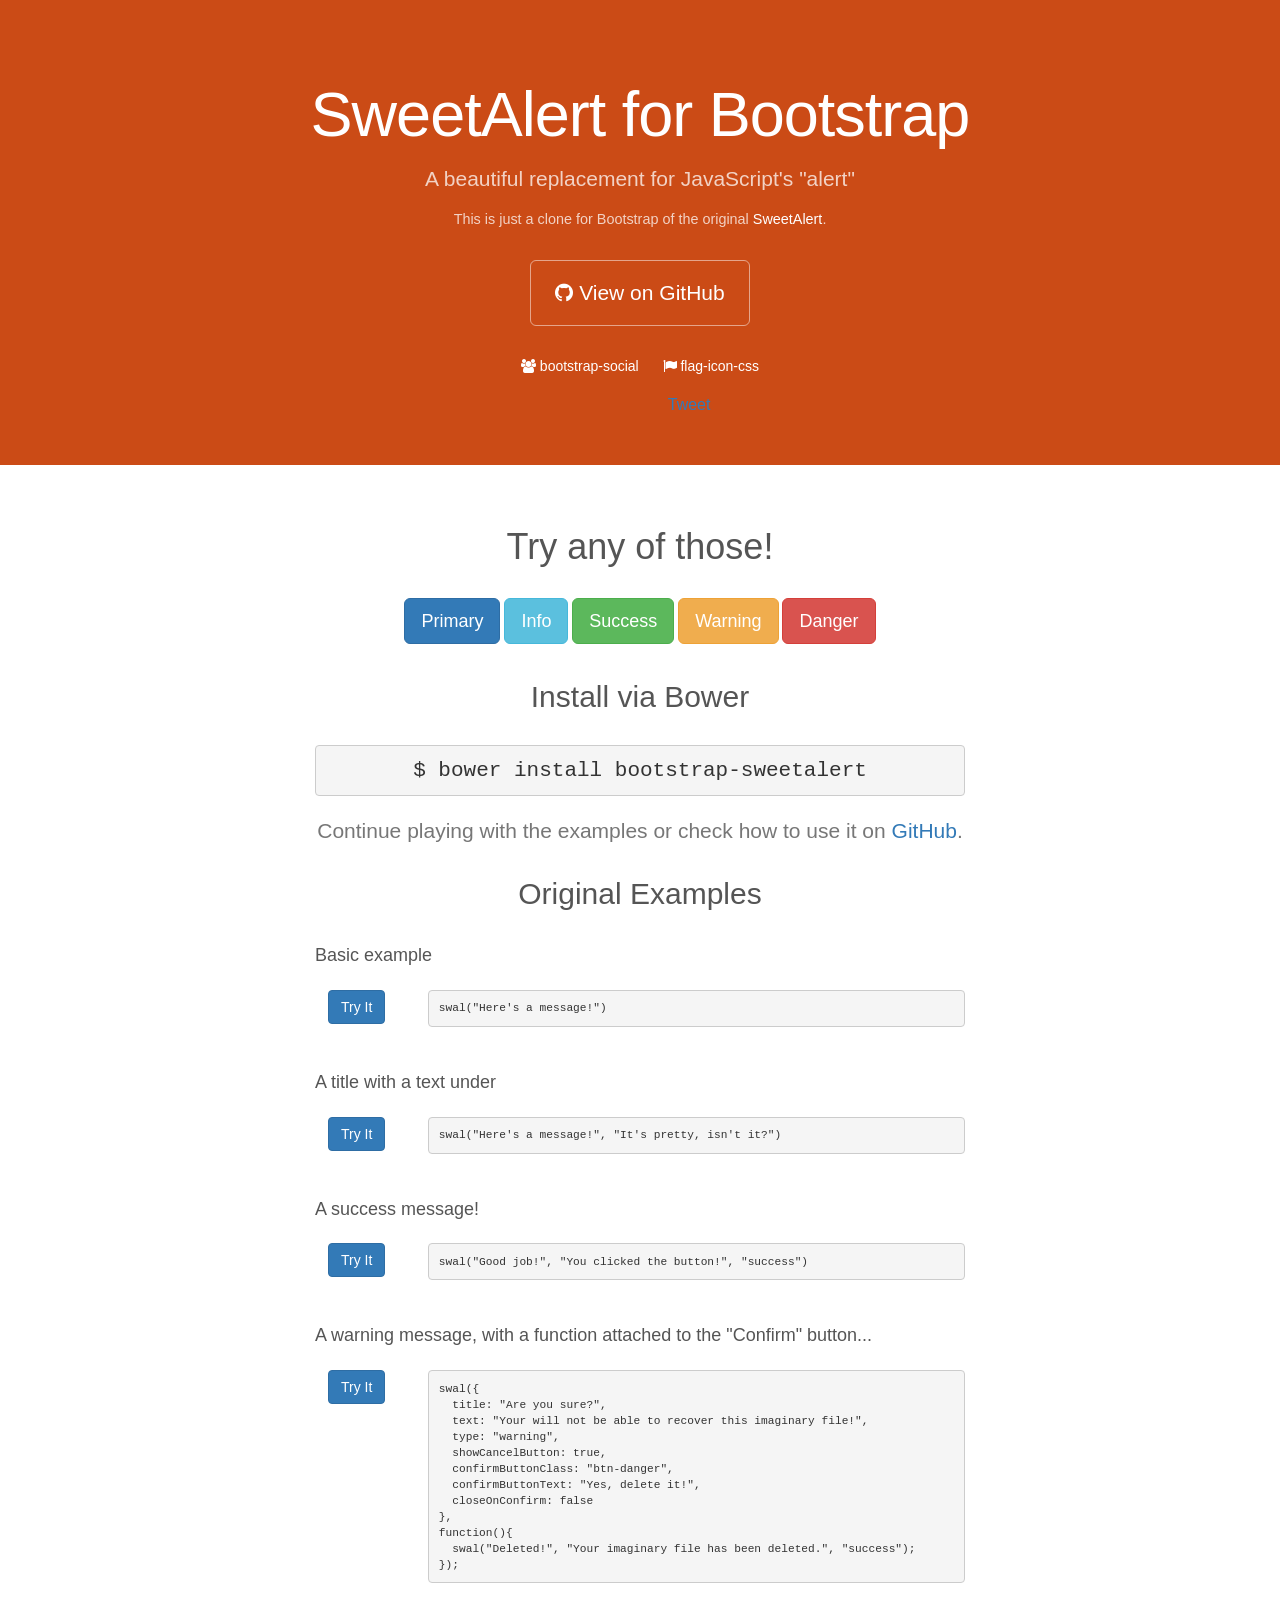
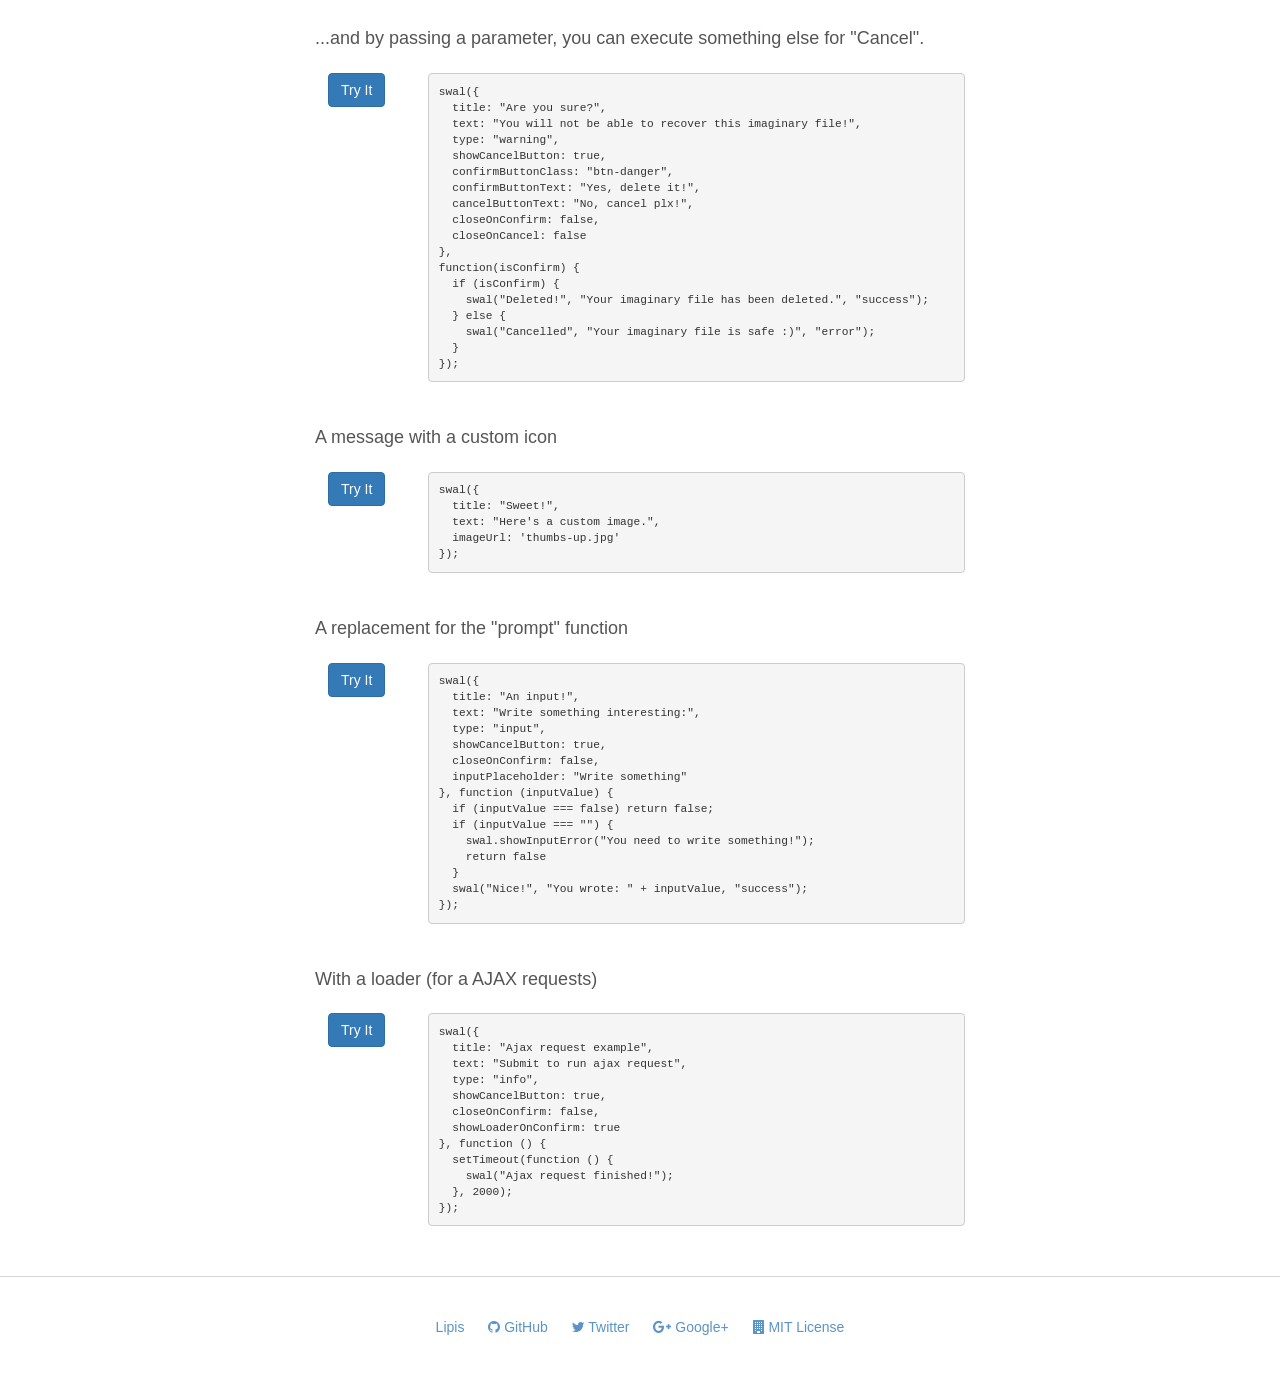
<file: material-start/app/bower_components/bootstrap-sweetalert/index.html>
<!DOCTYPE html>
<html lang="en">
  <head>
    <meta charset="utf-8">
    <meta http-equiv="X-UA-Compatible" content="IE=edge">
    <meta name="viewport" content="width=device-width, initial-scale=1">

    <meta property="og:title" content="Social Buttons for Bootstrap" />
    <meta property="og:description" content="A beautiful replacement for JavaScript's 'alert' for Bootstrap" />
    <meta property="og:type" content="website" />
    <meta property="og:url" content="http://lipis.github.io/bootstrap-sweetalert/" />
    <meta property="og:image" content="http://lipis.github.io/bootstrap-social/assets/bootstrap-sweetalert.png" />

    <title>SweetAlert for Bootstrap</title>

    <link href="//maxcdn.bootstrapcdn.com/bootstrap/3.2.0/css/bootstrap.min.css" rel="stylesheet">
    <link href="//maxcdn.bootstrapcdn.com/font-awesome/4.2.0/css/font-awesome.min.css" rel="stylesheet">
    <script src="//code.jquery.com/jquery-2.1.1.js"></script>
    <link href="assets/docs.css" rel="stylesheet">

    <!-- Debug -->
    <script src="//localhost:32123/livereload.js"></script>

    <!-- This is what you need -->
    <script src="dist/sweetalert.js"></script>
    <link rel="stylesheet" href="dist/sweetalert.css">
    <!--.......................-->

    <script>
      (function(i,s,o,g,r,a,m){i['GoogleAnalyticsObject']=r;i[r]=i[r]||function(){
      (i[r].q=i[r].q||[]).push(arguments)},i[r].l=1*new Date();a=s.createElement(o),
      m=s.getElementsByTagName(o)[0];a.async=1;a.src=g;m.parentNode.insertBefore(a,m)
      })(window,document,'script','//www.google-analytics.com/analytics.js','ga');
      ga('create', 'UA-42119746-3', 'auto');
      ga('send', 'pageview');
    </script>
  </head>

  <body>
    <div class="jumbotron">
      <h1>SweetAlert for Bootstrap</h1>
      <p>A beautiful replacement for JavaScript's "alert"</p>
      <p class="small">
        This is just a clone for Bootstrap of the original
        <a href="http://tristanedwards.me/sweetalert" target="_blank" onclick="_gaq.push(['_trackEvent', 'exit', 'header', 'Original']);">SweetAlert</a>.
      </p>
      <p>
        <a class="btn btn-outline btn-lg" href="https://github.com/lipis/sweetalert" onclick="_gaq.push(['_trackEvent', 'exit', 'main', 'GitHub']);">
          <span class="fa fa-github"></span>
          View on GitHub
        </a>
      </p>
      <ul class="jumbotron-links">
        <li><a href="http://lipis.github.io/bootstrap-social" onclick="_gaq.push(['_trackEvent', 'exit', 'header', 'bootstrap-social']);"><i class="fa fa-group"></i> bootstrap-social</a></li>
        <li><a href="http://lipis.github.io/flag-icon-css"  onclick="_gaq.push(['_trackEvent', 'exit', 'header', 'flag-icon-css']);"><i class="fa fa-flag"></i> flag-icon-css</a></li>
      </ul>

      <iframe src="http://ghbtns.com/github-btn.html?user=lipis&amp;repo=bootstrap-sweetalert&amp;type=watch&amp;count=true" class="social-share"></iframe>
      <a href="https://twitter.com/share" class="social-share twitter-share-button" data-url="http://lipis.github.io/bootstrap-sweetalert/" data-text="SweetAlert for Bootstrap! A beautiful replacement for JavaScript's 'alert'." data-via="lipis" data-hashtags="bootstrap">Tweet</a>
    </div>

    <div class="container">

      <h1>Try any of those!</h1>
      <div class="examples">
        <button class="btn btn-lg btn-primary sweet-10" onclick="_gaq.push(['_trackEvent', 'example, 'try', 'Primary']);">Primary</button>
        <button class="btn btn-lg btn-info sweet-11" onclick="_gaq.push(['_trackEvent', 'example, 'try', 'Info']);">Info</button>
        <button class="btn btn-lg btn-success sweet-12" onclick="_gaq.push(['_trackEvent', 'example, 'try', 'Success']);">Success</button>
        <button class="btn btn-lg btn-warning sweet-13" onclick="_gaq.push(['_trackEvent', 'example, 'try', 'Warning']);">Warning</button>
        <button class="btn btn-lg btn-danger sweet-14" onclick="_gaq.push(['_trackEvent', 'example, 'try', 'Danger']);">Danger</button>
      </div>


      <h2>Install via Bower</h2>

      <pre class="text-center lead">$ bower install bootstrap-sweetalert</pre>

      <p class="text-muted text-center lead">
        Continue playing with the examples or check how to use it on
        <a href="https://github.com/lipis/bootstrap-sweetalert#sweetalert-for-bootstrap">GitHub</a>.
      </p>

      <h2>Original Examples</h2>

      <h4>Basic example</h4>
      <div class="row">
        <div class="col-sm-2 text-center">
          <p><button class="btn btn-primary sweet-1" onclick="_gaq.push(['_trackEvent', 'example', 'try', 'sweet-1']);">Try It</button></p>
        </div>
        <div class="col-sm-10">
          <pre class="code">swal("Here's a message!")</pre>
        </div>
      </div>

      <h4>A title with a text under</h4>
      <div class="row">
        <div class="col-sm-2 text-center">
          <p><button class="btn btn-primary sweet-2" onclick="_gaq.push(['_trackEvent', 'example', 'try', 'sweet-2']);">Try It</button></p>
        </div>
        <div class="col-sm-10">
          <pre>swal("Here's a message!", "It's pretty, isn't it?")</pre>
        </div>
      </div>

      <h4>A success message!</h4>
      <div class="row">
        <div class="col-sm-2 text-center">
          <p><button class="btn btn-primary sweet-3" onclick="_gaq.push(['_trackEvent', 'example', 'try', 'sweet-3']);">Try It</button></p>
        </div>
        <div class="col-sm-10">
          <pre>swal("Good job!", "You clicked the button!", "success")</pre>
        </div>
      </div>

      <h4>A warning message, with a function attached to the "Confirm" button...</h4>
      <div class="row">
        <div class="col-sm-2 text-center">
          <p><button class="btn btn-primary sweet-4" onclick="_gaq.push(['_trackEvent', 'example', 'try', 'sweet-4']);">Try It</button></p>
        </div>
        <div class="col-sm-10">
          <pre>
swal({
  title: "Are you sure?",
  text: "Your will not be able to recover this imaginary file!",
  type: "warning",
  showCancelButton: true,
  confirmButtonClass: "btn-danger",
  confirmButtonText: "Yes, delete it!",
  closeOnConfirm: false
},
function(){
  swal("Deleted!", "Your imaginary file has been deleted.", "success");
});</pre>
        </div>
      </div>

      <h4>...and by passing a parameter, you can execute something else for "Cancel".</h4>
      <div class="row">
        <div class="col-sm-2 text-center">
          <p><button class="btn btn-primary sweet-5" onclick="_gaq.push(['_trackEvent', 'example', 'try', 'sweet-5']);">Try It</button></p>
        </div>
        <div class="col-sm-10">
          <pre>
swal({
  title: "Are you sure?",
  text: "You will not be able to recover this imaginary file!",
  type: "warning",
  showCancelButton: true,
  confirmButtonClass: "btn-danger",
  confirmButtonText: "Yes, delete it!",
  cancelButtonText: "No, cancel plx!",
  closeOnConfirm: false,
  closeOnCancel: false
},
function(isConfirm) {
  if (isConfirm) {
    swal("Deleted!", "Your imaginary file has been deleted.", "success");
  } else {
    swal("Cancelled", "Your imaginary file is safe :)", "error");
  }
});</pre>
        </div>
      </div>

      <h4>A message with a custom icon</h4>
      <div class="row">
        <div class="col-sm-2 text-center">
          <p><button class="btn btn-primary sweet-6" onclick="_gaq.push(['_trackEvent', 'exit', 'footer', 'Lipis']);">Try It</button></p>
        </div>
        <div class="col-sm-10">
          <pre>
swal({
  title: "Sweet!",
  text: "Here's a custom image.",
  imageUrl: 'thumbs-up.jpg'
});</pre>
        </div>
      </div>

      <h4>A replacement for the "prompt" function</h4>
      <div class="row">
        <div class="col-sm-2 text-center">
          <p><button class="btn btn-primary sweet-7" onclick="_gaq.push(['_trackEvent', 'exit', 'footer', 'Lipis']);">Try It</button></p>
        </div>
        <div class="col-sm-10">
          <pre>
swal({
  title: "An input!",
  text: "Write something interesting:",
  type: "input",
  showCancelButton: true,
  closeOnConfirm: false,
  inputPlaceholder: "Write something"
}, function (inputValue) {
  if (inputValue === false) return false;
  if (inputValue === "") {
    swal.showInputError("You need to write something!");
    return false
  }
  swal("Nice!", "You wrote: " + inputValue, "success");
});</pre>
        </div>
      </div>

      <h4>With a loader (for a AJAX requests)</h4>
      <div class="row">
        <div class="col-sm-2 text-center">
          <p><button class="btn btn-primary sweet-8" onclick="_gaq.push(['_trackEvent', 'exit', 'footer', 'Lipis']);">Try It</button></p>
        </div>
        <div class="col-sm-10">
          <pre>
swal({
  title: "Ajax request example",
  text: "Submit to run ajax request",
  type: "info",
  showCancelButton: true,
  closeOnConfirm: false,
  showLoaderOnConfirm: true
}, function () {
  setTimeout(function () {
    swal("Ajax request finished!");
  }, 2000);
});</pre>
        </div>
      </div>
    </div>
    <footer>
      <ul class="links">
        <li><a href="http://lip.is" onclick="_gaq.push(['_trackEvent', 'exit', 'footer', 'Lipis']);">Lipis</a></li>
        <li><a href="http://github.com/lipis" onclick="_gaq.push(['_trackEvent', 'exit', 'footer', 'GitHub']);"><i class="fa fa-github"></i> GitHub</a></li>
        <li><a href="http://twitter.com/lipis" onclick="_gaq.push(['_trackEvent', 'exit', 'footer', 'Twitter']);"><i class="fa fa-twitter"></i> Twitter</a></li>
        <li><a href="http://google.com/+PanayiotisLipiridis" onclick="_gaq.push(['_trackEvent', 'exit', 'footer', 'Google+']);"><i class="fa fa-google-plus"></i> Google+</a></li>
        <li><a href="http://opensource.org/licenses/MIT" onclick="_gaq.push(['_trackEvent', 'exit', 'footer', 'MIT']);"><i class="fa fa-building"></i> MIT License</a></li>
      </ul>
    </footer>

    <script>
      document.querySelector('.sweet-1').onclick = function(){
        swal("Here's a message!");
      };

      document.querySelector('.sweet-2').onclick = function(){
        swal("Here's a message!", "It's pretty, isn't it?")
      };

      document.querySelector('.sweet-3').onclick = function(){
        swal("Good job!", "You clicked the button!", "success");
      };

      document.querySelector('.sweet-4').onclick = function(){
        swal({
          title: "Are you sure?",
          text: "You will not be able to recover this imaginary file!",
          type: "warning",
          showCancelButton: true,
          confirmButtonClass: 'btn-danger',
          confirmButtonText: 'Yes, delete it!',
          closeOnConfirm: false,
          //closeOnCancel: false
        },
        function(){
          swal("Deleted!", "Your imaginary file has been deleted!", "success");
        });
      };

      document.querySelector('.sweet-5').onclick = function(){
        swal({
          title: "Are you sure?",
          text: "You will not be able to recover this imaginary file!",
          type: "warning",
          showCancelButton: true,
          confirmButtonClass: 'btn-danger',
          confirmButtonText: 'Yes, delete it!',
          cancelButtonText: "No, cancel plx!",
          closeOnConfirm: false,
          closeOnCancel: false
        },
        function(isConfirm){
          if (isConfirm){
            swal("Deleted!", "Your imaginary file has been deleted!", "success");
          } else {
            swal("Cancelled", "Your imaginary file is safe :)", "error");
          }
        });
      };

      document.querySelector('.sweet-6').onclick = function(){
        swal({
          title: "Sweet!",
          text: "Here's a custom image.",
          imageUrl: 'assets/thumbs-up.jpg'
        });
      };

      document.querySelector('.sweet-7').onclick = function () {
        swal({
          title: "An input!",
          text: "Write something interesting:",
          type: "input",
          showCancelButton: true,
          closeOnConfirm: false,
          animation: "slide-from-top",
          inputPlaceholder: "Write something"
        }, function (inputValue) {
          if (inputValue === false) return false;
          if (inputValue === "") {
            swal.showInputError("You need to write something!");
            return false
          }
          swal("Nice!", "You wrote: " + inputValue, "success");
        });
      };

      document.querySelector('.sweet-8').onclick = function () {
        swal({
          title: "Ajax request example",
          text: "Submit to run ajax request",
          type: "info",
          showCancelButton: true,
          closeOnConfirm: false,
          showLoaderOnConfirm: true
        }, function () {
          setTimeout(function () {
            swal("Ajax request finished!");
          }, 2000);
        });
      };

      document.querySelector('.sweet-10').onclick = function(){
        swal({
          title: "Are you sure?",
          text: "You will not be able to recover this imaginary file!",
          type: "info",
          showCancelButton: true,
          confirmButtonClass: 'btn-primary',
          confirmButtonText: 'Primary!'
        });
      };

      document.querySelector('.sweet-11').onclick = function(){
        swal({
          title: "Are you sure?",
          text: "You will not be able to recover this imaginary file!",
          type: "info",
          showCancelButton: true,
          confirmButtonClass: 'btn-info',
          confirmButtonText: 'Info!'
        });
      };

      document.querySelector('.sweet-12').onclick = function(){
        swal({
          title: "Are you sure?",
          text: "You will not be able to recover this imaginary file!",
          type: "success",
          showCancelButton: true,
          confirmButtonClass: 'btn-success',
          confirmButtonText: 'Success!'
        });
      };

      document.querySelector('.sweet-13').onclick = function(){
        swal({
          title: "Are you sure?",
          text: "You will not be able to recover this imaginary file!",
          type: "warning",
          showCancelButton: true,
          confirmButtonClass: 'btn-warning',
          confirmButtonText: 'Warning!'
        });
      };

      document.querySelector('.sweet-14').onclick = function(){
        swal({
          title: "Are you sure?",
          text: "You will not be able to recover this imaginary file!",
          type: "error",
          showCancelButton: true,
          confirmButtonClass: 'btn-danger',
          confirmButtonText: 'Danger!'
        });
      };
    </script>
    <script>
      !function(d,s,id){var js,fjs=d.getElementsByTagName(s)[0],p=/^http:/.test(d.location)?'http':'https';if(!d.getElementById(id)){js=d.createElement(s);js.id=id;js.src=p+'://platform.twitter.com/widgets.js';fjs.parentNode.insertBefore(js,fjs);}}(document, 'script', 'twitter-wjs');
    </script>
  </body>
</html>
</file>
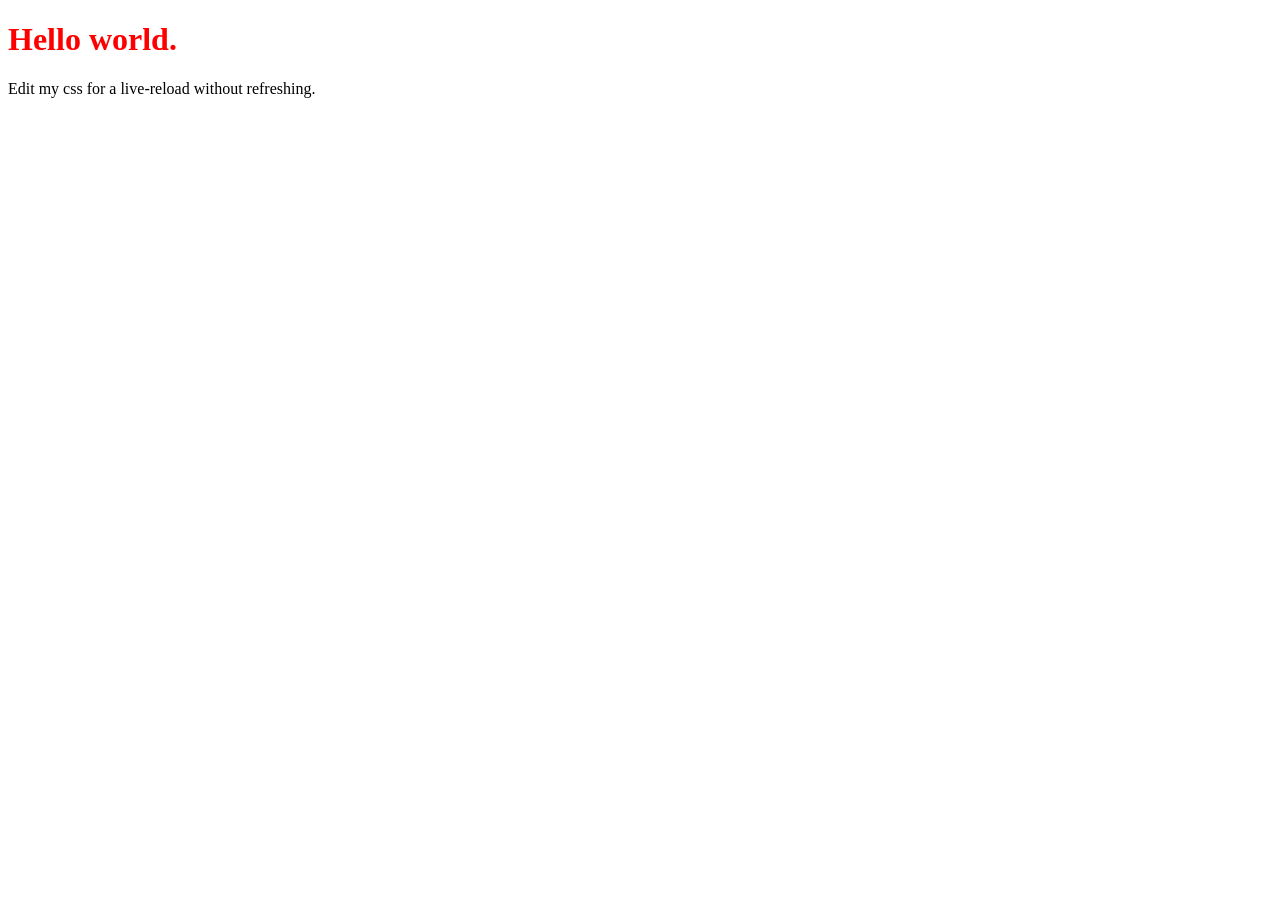
<file: material-start/node_modules/live-server/test/data/index.html>
<!DOCTYPE html>
<html lang="en">
<head>
	<meta charset="UTF-8">
	<title>Live-server Test Page</title>
	<link rel="stylesheet" href="style.css" />
</head>
<body>
	<h1>Hello world.</h1>
	<p>Edit my css for a live-reload without refreshing.</p>
</body>
</html>
</file>
<file: material-start/app/bower_components/bootstrap-sweetalert/assets/docs.css>
.jumbotron {
  font-size: 16px;
  text-align: center;
  color: #fff;
  color: rgba(255,255,255,.75);
  background-color: #cb4b16;
  border-radius: 0;
}
.jumbotron h1 {
  margin-bottom: 15px;
  font-weight: 300;
  letter-spacing: -1px;
  color: #fff;
}
.jumbotron .small {
  font-size: .9em;
}
.jumbotron iframe {
  width: 90px!important;
  height: 20px!important;
  border: none;
  overflow: hidden;
  margin: 2px;
}
.jumbotron p a,
.jumbotron-links a {
  font-weight: 500;
  color: #fff;
  transition: all .1s ease-in-out;
}
.jumbotron p a:hover,
.jumbotron-links a:hover {
  text-shadow: 0 0 10px rgba(255,255,255,.55);
}

.jumbotron-links {
  margin-top: 15px;
  padding-left: 0;
  list-style: none;
  font-size: 14px;
}
.jumbotron-links li {
  display: inline;
}
.jumbotron-links li + li {
  margin-left: 20px;
}


.btn-outline {
  margin-top: 15px;
  margin-bottom: 15px;
  padding: 18px 24px;
  font-size: inherit;
  font-weight: 500;
  color: #fff;
  background-color: transparent;
  border-color: #fff;
  border-color: rgba(255,255,255,.5);
  transition: all .1s ease-in-out;
}

.btn-outline:hover,
.btn-outline:active {
  color: @color-bg;
  background-color: #fff;
  border-color: #fff;
}

.container {
  max-width: 680px;
}


h1,
h2 {
  font-weight: 300;
  color: #555;
  margin-top: 32px;
  margin-bottom: 32px;
  text-align: center;
}

h4 {
  font-weight: 300;
  color: #555;
  margin-top: 36px;
  margin-bottom: 24px;
}

pre {
  font-size: 0.8em;
  overflow: auto;
  word-wrap: normal;
  white-space: pre;
}

footer {
  text-align: center;
  opacity: .8;
  padding: 40px 0;
  margin-top: 40px;
  border-top: 1px solid #ccc;
}

.examples {
  text-align: center;
}

.examples .btn {
  margin-bottom: 4px;
}

.links {
  margin: 0;
  list-style: none;
  padding-left: 0;
}

.links li {
  display: inline;
  padding: 0 10px;
}
</file>
<file: material-start/app/bower_components/bootstrap-sweetalert/dist/sweetalert.css>
@keyframes showSweetAlert {
  0% {
    transform: scale(0.7);
  }
  45% {
    transform: scale(1.05);
  }
  80% {
    transform: scale(0.95);
  }
  100% {
    transform: scale(1);
  }
}
@keyframes hideSweetAlert {
  0% {
    transform: scale(1);
  }
  100% {
    transform: scale(0.5);
  }
}
@keyframes slideFromTop {
  0% {
    top: 0%;
  }
  100% {
    top: 50%;
  }
}
@keyframes slideToTop {
  0% {
    top: 50%;
  }
  100% {
    top: 0%;
  }
}
@keyframes slideFromBottom {
  0% {
    top: 70%;
  }
  100% {
    top: 50%;
  }
}
@keyframes slideToBottom {
  0% {
    top: 50%;
  }
  100% {
    top: 70%;
  }
}
.showSweetAlert {
  animation: showSweetAlert 0.3s;
}
.showSweetAlert[data-animation=none] {
  animation: none;
}
.showSweetAlert[data-animation=slide-from-top] {
  animation: slideFromTop 0.3s;
}
.showSweetAlert[data-animation=slide-from-bottom] {
  animation: slideFromBottom 0.3s;
}
.hideSweetAlert {
  animation: hideSweetAlert 0.3s;
}
.hideSweetAlert[data-animation=none] {
  animation: none;
}
.hideSweetAlert[data-animation=slide-from-top] {
  animation: slideToTop 0.3s;
}
.hideSweetAlert[data-animation=slide-from-bottom] {
  animation: slideToBottom 0.3s;
}
@keyframes animateSuccessTip {
  0% {
    width: 0;
    left: 1px;
    top: 19px;
  }
  54% {
    width: 0;
    left: 1px;
    top: 19px;
  }
  70% {
    width: 50px;
    left: -8px;
    top: 37px;
  }
  84% {
    width: 17px;
    left: 21px;
    top: 48px;
  }
  100% {
    width: 25px;
    left: 14px;
    top: 45px;
  }
}
@keyframes animateSuccessLong {
  0% {
    width: 0;
    right: 46px;
    top: 54px;
  }
  65% {
    width: 0;
    right: 46px;
    top: 54px;
  }
  84% {
    width: 55px;
    right: 0px;
    top: 35px;
  }
  100% {
    width: 47px;
    right: 8px;
    top: 38px;
  }
}
@keyframes rotatePlaceholder {
  0% {
    transform: rotate(-45deg);
  }
  5% {
    transform: rotate(-45deg);
  }
  12% {
    transform: rotate(-405deg);
  }
  100% {
    transform: rotate(-405deg);
  }
}
.animateSuccessTip {
  animation: animateSuccessTip 0.75s;
}
.animateSuccessLong {
  animation: animateSuccessLong 0.75s;
}
.sa-icon.sa-success.animate::after {
  animation: rotatePlaceholder 4.25s ease-in;
}
@keyframes animateErrorIcon {
  0% {
    transform: rotateX(100deg);
    opacity: 0;
  }
  100% {
    transform: rotateX(0deg);
    opacity: 1;
  }
}
.animateErrorIcon {
  animation: animateErrorIcon 0.5s;
}
@keyframes animateXMark {
  0% {
    transform: scale(0.4);
    margin-top: 26px;
    opacity: 0;
  }
  50% {
    transform: scale(0.4);
    margin-top: 26px;
    opacity: 0;
  }
  80% {
    transform: scale(1.15);
    margin-top: -6px;
  }
  100% {
    transform: scale(1);
    margin-top: 0;
    opacity: 1;
  }
}
.animateXMark {
  animation: animateXMark 0.5s;
}
@keyframes pulseWarning {
  0% {
    border-color: #F8D486;
  }
  100% {
    border-color: #F8BB86;
  }
}
.pulseWarning {
  animation: pulseWarning 0.75s infinite alternate;
}
@keyframes pulseWarningIns {
  0% {
    background-color: #F8D486;
  }
  100% {
    background-color: #F8BB86;
  }
}
.pulseWarningIns {
  animation: pulseWarningIns 0.75s infinite alternate;
}
@keyframes rotate-loading {
  0% {
    transform: rotate(0deg);
  }
  100% {
    transform: rotate(360deg);
  }
}
body.stop-scrolling {
  height: 100%;
  overflow: hidden;
}
.sweet-overlay {
  background-color: rgba(0, 0, 0, 0.4);
  position: fixed;
  left: 0;
  right: 0;
  top: 0;
  bottom: 0;
  display: none;
  z-index: 1040;
}
.sweet-alert {
  background-color: #ffffff;
  width: 478px;
  padding: 17px;
  border-radius: 5px;
  text-align: center;
  position: fixed;
  left: 50%;
  top: 50%;
  margin-left: -256px;
  margin-top: -200px;
  overflow: hidden;
  display: none;
  z-index: 2000;
}
@media all and (max-width: 767px) {
  .sweet-alert {
    width: auto;
    margin-left: 0;
    margin-right: 0;
    left: 15px;
    right: 15px;
  }
}
.sweet-alert .form-group {
  display: none;
}
.sweet-alert .form-group .sa-input-error {
  display: none;
}
.sweet-alert.show-input .form-group {
  display: block;
}
.sweet-alert .sa-confirm-button-container {
  display: inline-block;
  position: relative;
}
.sweet-alert .la-ball-fall {
  position: absolute;
  left: 50%;
  top: 50%;
  margin-left: -27px;
  margin-top: -9px;
  opacity: 0;
  visibility: hidden;
}
.sweet-alert button[disabled] {
  opacity: .6;
  cursor: default;
}
.sweet-alert button.confirm[disabled] {
  color: transparent;
}
.sweet-alert button.confirm[disabled] ~ .la-ball-fall {
  opacity: 1;
  visibility: visible;
  transition-delay: 0s;
}
.sweet-alert .sa-icon {
  width: 80px;
  height: 80px;
  border: 4px solid gray;
  border-radius: 50%;
  margin: 20px auto;
  position: relative;
  box-sizing: content-box;
}
.sweet-alert .sa-icon.sa-error {
  border-color: #d43f3a;
}
.sweet-alert .sa-icon.sa-error .sa-x-mark {
  position: relative;
  display: block;
}
.sweet-alert .sa-icon.sa-error .sa-line {
  position: absolute;
  height: 5px;
  width: 47px;
  background-color: #d9534f;
  display: block;
  top: 37px;
  border-radius: 2px;
}
.sweet-alert .sa-icon.sa-error .sa-line.sa-left {
  transform: rotate(45deg);
  left: 17px;
}
.sweet-alert .sa-icon.sa-error .sa-line.sa-right {
  transform: rotate(-45deg);
  right: 16px;
}
.sweet-alert .sa-icon.sa-warning {
  border-color: #eea236;
}
.sweet-alert .sa-icon.sa-warning .sa-body {
  position: absolute;
  width: 5px;
  height: 47px;
  left: 50%;
  top: 10px;
  border-radius: 2px;
  margin-left: -2px;
  background-color: #f0ad4e;
}
.sweet-alert .sa-icon.sa-warning .sa-dot {
  position: absolute;
  width: 7px;
  height: 7px;
  border-radius: 50%;
  margin-left: -3px;
  left: 50%;
  bottom: 10px;
  background-color: #f0ad4e;
}
.sweet-alert .sa-icon.sa-info {
  border-color: #46b8da;
}
.sweet-alert .sa-icon.sa-info::before {
  content: "";
  position: absolute;
  width: 5px;
  height: 29px;
  left: 50%;
  bottom: 17px;
  border-radius: 2px;
  margin-left: -2px;
  background-color: #5bc0de;
}
.sweet-alert .sa-icon.sa-info::after {
  content: "";
  position: absolute;
  width: 7px;
  height: 7px;
  border-radius: 50%;
  margin-left: -3px;
  top: 19px;
  background-color: #5bc0de;
}
.sweet-alert .sa-icon.sa-success {
  border-color: #4cae4c;
}
.sweet-alert .sa-icon.sa-success::before,
.sweet-alert .sa-icon.sa-success::after {
  content: '';
  border-radius: 50%;
  position: absolute;
  width: 60px;
  height: 120px;
  background: #ffffff;
  transform: rotate(45deg);
}
.sweet-alert .sa-icon.sa-success::before {
  border-radius: 120px 0 0 120px;
  top: -7px;
  left: -33px;
  transform: rotate(-45deg);
  transform-origin: 60px 60px;
}
.sweet-alert .sa-icon.sa-success::after {
  border-radius: 0 120px 120px 0;
  top: -11px;
  left: 30px;
  transform: rotate(-45deg);
  transform-origin: 0px 60px;
}
.sweet-alert .sa-icon.sa-success .sa-placeholder {
  width: 80px;
  height: 80px;
  border: 4px solid rgba(92, 184, 92, 0.2);
  border-radius: 50%;
  box-sizing: content-box;
  position: absolute;
  left: -4px;
  top: -4px;
  z-index: 2;
}
.sweet-alert .sa-icon.sa-success .sa-fix {
  width: 5px;
  height: 90px;
  background-color: #ffffff;
  position: absolute;
  left: 28px;
  top: 8px;
  z-index: 1;
  transform: rotate(-45deg);
}
.sweet-alert .sa-icon.sa-success .sa-line {
  height: 5px;
  background-color: #5cb85c;
  display: block;
  border-radius: 2px;
  position: absolute;
  z-index: 2;
}
.sweet-alert .sa-icon.sa-success .sa-line.sa-tip {
  width: 25px;
  left: 14px;
  top: 46px;
  transform: rotate(45deg);
}
.sweet-alert .sa-icon.sa-success .sa-line.sa-long {
  width: 47px;
  right: 8px;
  top: 38px;
  transform: rotate(-45deg);
}
.sweet-alert .sa-icon.sa-custom {
  background-size: contain;
  border-radius: 0;
  border: none;
  background-position: center center;
  background-repeat: no-repeat;
}
.sweet-alert .btn-default:focus {
  border-color: #cccccc;
  outline: 0;
  -webkit-box-shadow: inset 0 1px 1px rgba(0,0,0,.075), 0 0 8px rgba(204, 204, 204, 0.6);
  box-shadow: inset 0 1px 1px rgba(0,0,0,.075), 0 0 8px rgba(204, 204, 204, 0.6);
}
.sweet-alert .btn-success:focus {
  border-color: #4cae4c;
  outline: 0;
  -webkit-box-shadow: inset 0 1px 1px rgba(0,0,0,.075), 0 0 8px rgba(76, 174, 76, 0.6);
  box-shadow: inset 0 1px 1px rgba(0,0,0,.075), 0 0 8px rgba(76, 174, 76, 0.6);
}
.sweet-alert .btn-info:focus {
  border-color: #46b8da;
  outline: 0;
  -webkit-box-shadow: inset 0 1px 1px rgba(0,0,0,.075), 0 0 8px rgba(70, 184, 218, 0.6);
  box-shadow: inset 0 1px 1px rgba(0,0,0,.075), 0 0 8px rgba(70, 184, 218, 0.6);
}
.sweet-alert .btn-danger:focus {
  border-color: #d43f3a;
  outline: 0;
  -webkit-box-shadow: inset 0 1px 1px rgba(0,0,0,.075), 0 0 8px rgba(212, 63, 58, 0.6);
  box-shadow: inset 0 1px 1px rgba(0,0,0,.075), 0 0 8px rgba(212, 63, 58, 0.6);
}
.sweet-alert .btn-warning:focus {
  border-color: #eea236;
  outline: 0;
  -webkit-box-shadow: inset 0 1px 1px rgba(0,0,0,.075), 0 0 8px rgba(238, 162, 54, 0.6);
  box-shadow: inset 0 1px 1px rgba(0,0,0,.075), 0 0 8px rgba(238, 162, 54, 0.6);
}
.sweet-alert button::-moz-focus-inner {
  border: 0;
}
/*!
 * Load Awesome v1.1.0 (http://github.danielcardoso.net/load-awesome/)
 * Copyright 2015 Daniel Cardoso <@DanielCardoso>
 * Licensed under MIT
 */
.la-ball-fall,
.la-ball-fall > div {
  position: relative;
  -webkit-box-sizing: border-box;
  -moz-box-sizing: border-box;
  box-sizing: border-box;
}
.la-ball-fall {
  display: block;
  font-size: 0;
  color: #fff;
}
.la-ball-fall.la-dark {
  color: #333;
}
.la-ball-fall > div {
  display: inline-block;
  float: none;
  background-color: currentColor;
  border: 0 solid currentColor;
}
.la-ball-fall {
  width: 54px;
  height: 18px;
}
.la-ball-fall > div {
  width: 10px;
  height: 10px;
  margin: 4px;
  border-radius: 100%;
  opacity: 0;
  -webkit-animation: ball-fall 1s ease-in-out infinite;
  -moz-animation: ball-fall 1s ease-in-out infinite;
  -o-animation: ball-fall 1s ease-in-out infinite;
  animation: ball-fall 1s ease-in-out infinite;
}
.la-ball-fall > div:nth-child(1) {
  -webkit-animation-delay: -200ms;
  -moz-animation-delay: -200ms;
  -o-animation-delay: -200ms;
  animation-delay: -200ms;
}
.la-ball-fall > div:nth-child(2) {
  -webkit-animation-delay: -100ms;
  -moz-animation-delay: -100ms;
  -o-animation-delay: -100ms;
  animation-delay: -100ms;
}
.la-ball-fall > div:nth-child(3) {
  -webkit-animation-delay: 0ms;
  -moz-animation-delay: 0ms;
  -o-animation-delay: 0ms;
  animation-delay: 0ms;
}
.la-ball-fall.la-sm {
  width: 26px;
  height: 8px;
}
.la-ball-fall.la-sm > div {
  width: 4px;
  height: 4px;
  margin: 2px;
}
.la-ball-fall.la-2x {
  width: 108px;
  height: 36px;
}
.la-ball-fall.la-2x > div {
  width: 20px;
  height: 20px;
  margin: 8px;
}
.la-ball-fall.la-3x {
  width: 162px;
  height: 54px;
}
.la-ball-fall.la-3x > div {
  width: 30px;
  height: 30px;
  margin: 12px;
}
/*
 * Animation
 */
@-webkit-keyframes ball-fall {
  0% {
    opacity: 0;
    -webkit-transform: translateY(-145%);
    transform: translateY(-145%);
  }
  10% {
    opacity: .5;
  }
  20% {
    opacity: 1;
    -webkit-transform: translateY(0);
    transform: translateY(0);
  }
  80% {
    opacity: 1;
    -webkit-transform: translateY(0);
    transform: translateY(0);
  }
  90% {
    opacity: .5;
  }
  100% {
    opacity: 0;
    -webkit-transform: translateY(145%);
    transform: translateY(145%);
  }
}
@-moz-keyframes ball-fall {
  0% {
    opacity: 0;
    -moz-transform: translateY(-145%);
    transform: translateY(-145%);
  }
  10% {
    opacity: .5;
  }
  20% {
    opacity: 1;
    -moz-transform: translateY(0);
    transform: translateY(0);
  }
  80% {
    opacity: 1;
    -moz-transform: translateY(0);
    transform: translateY(0);
  }
  90% {
    opacity: .5;
  }
  100% {
    opacity: 0;
    -moz-transform: translateY(145%);
    transform: translateY(145%);
  }
}
@-o-keyframes ball-fall {
  0% {
    opacity: 0;
    -o-transform: translateY(-145%);
    transform: translateY(-145%);
  }
  10% {
    opacity: .5;
  }
  20% {
    opacity: 1;
    -o-transform: translateY(0);
    transform: translateY(0);
  }
  80% {
    opacity: 1;
    -o-transform: translateY(0);
    transform: translateY(0);
  }
  90% {
    opacity: .5;
  }
  100% {
    opacity: 0;
    -o-transform: translateY(145%);
    transform: translateY(145%);
  }
}
@keyframes ball-fall {
  0% {
    opacity: 0;
    -webkit-transform: translateY(-145%);
    -moz-transform: translateY(-145%);
    -o-transform: translateY(-145%);
    transform: translateY(-145%);
  }
  10% {
    opacity: .5;
  }
  20% {
    opacity: 1;
    -webkit-transform: translateY(0);
    -moz-transform: translateY(0);
    -o-transform: translateY(0);
    transform: translateY(0);
  }
  80% {
    opacity: 1;
    -webkit-transform: translateY(0);
    -moz-transform: translateY(0);
    -o-transform: translateY(0);
    transform: translateY(0);
  }
  90% {
    opacity: .5;
  }
  100% {
    opacity: 0;
    -webkit-transform: translateY(145%);
    -moz-transform: translateY(145%);
    -o-transform: translateY(145%);
    transform: translateY(145%);
  }
}
</file>
<file: material-start/node_modules/live-server/test/data/style.css>
h1 { color: red; }
</file>
